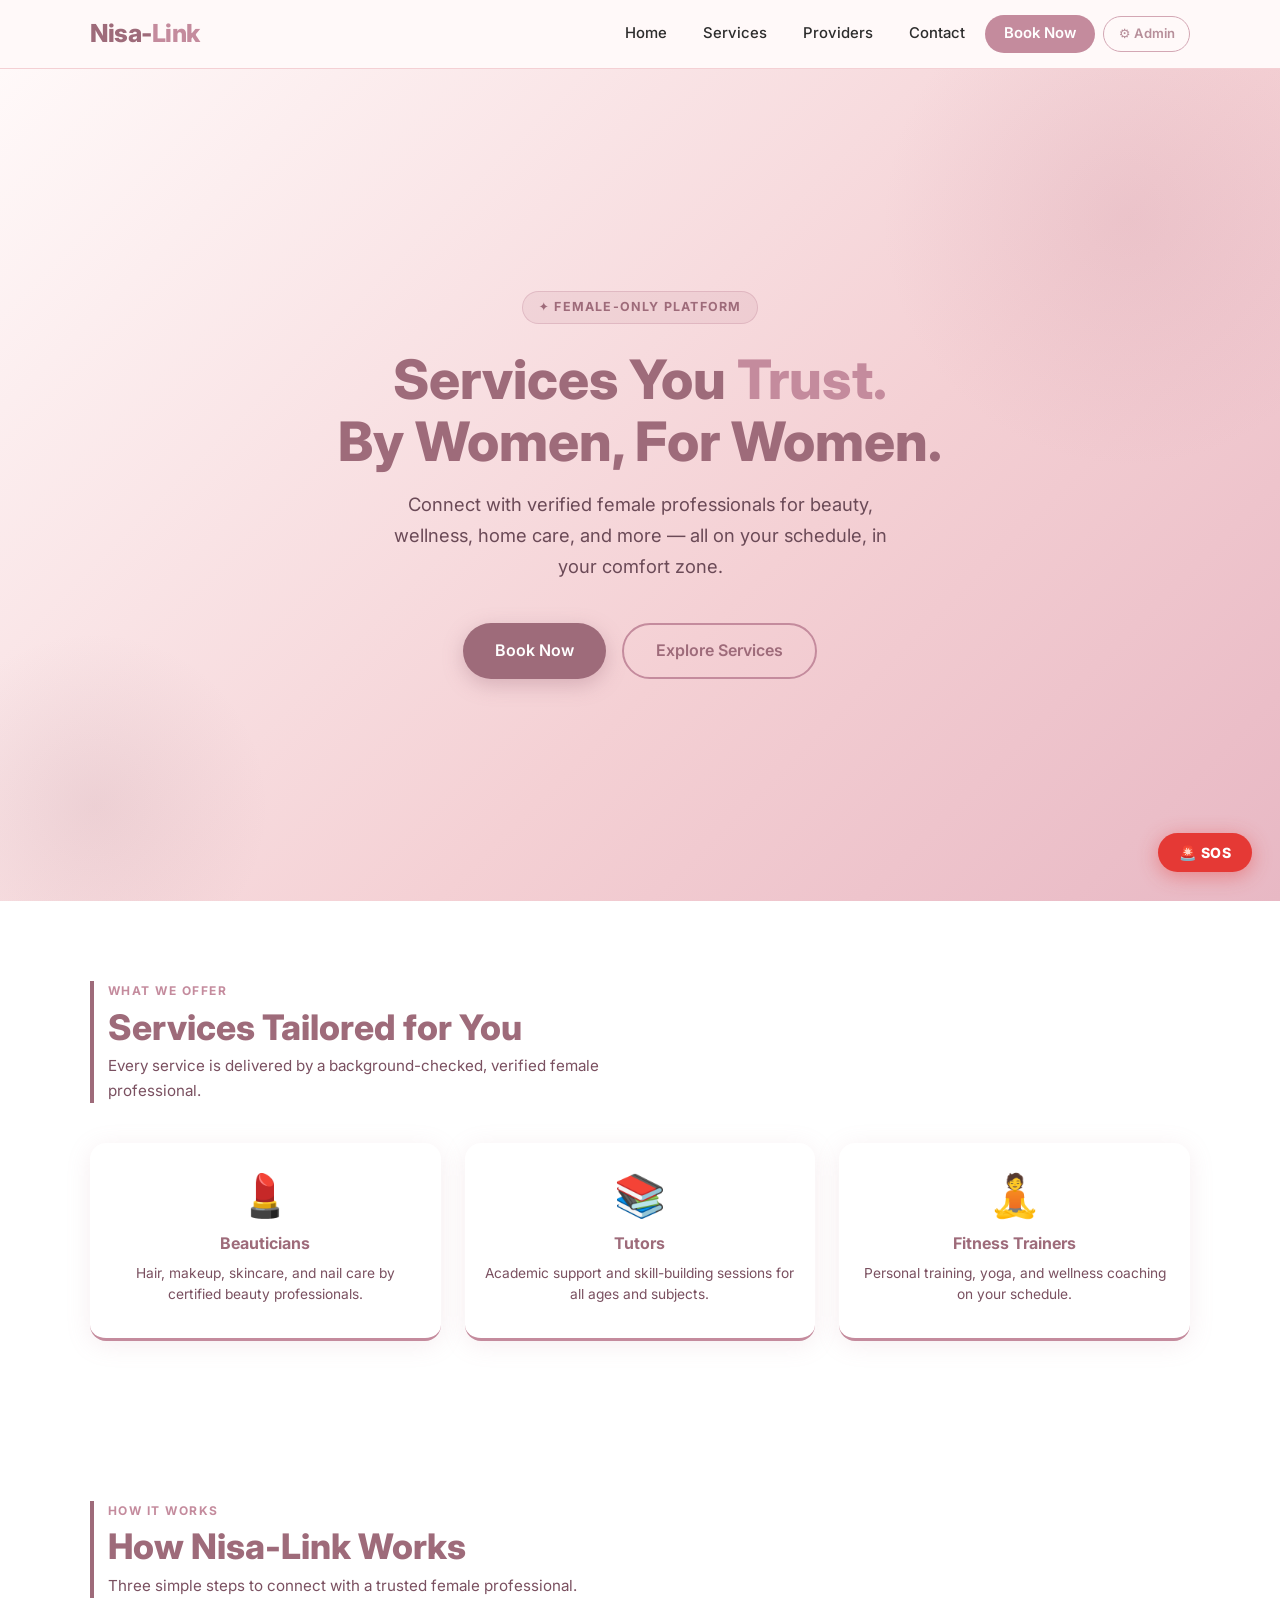
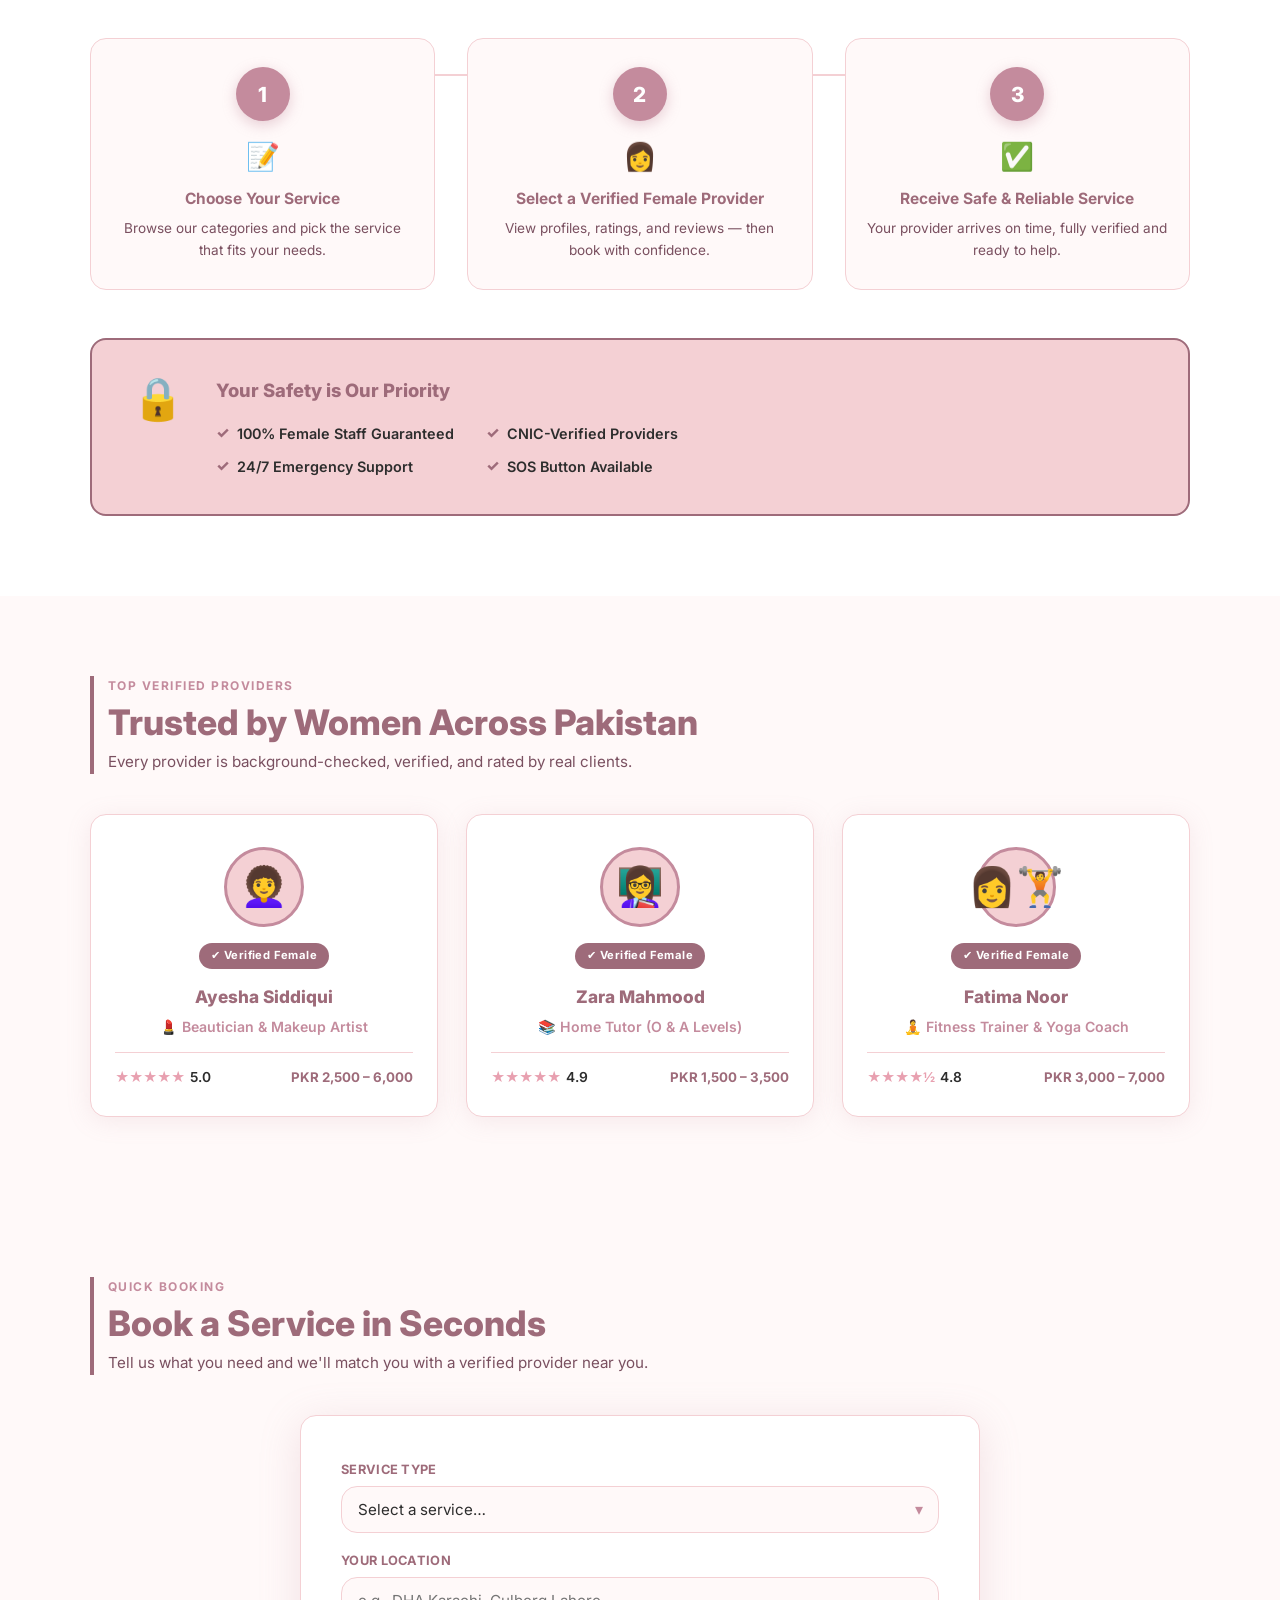
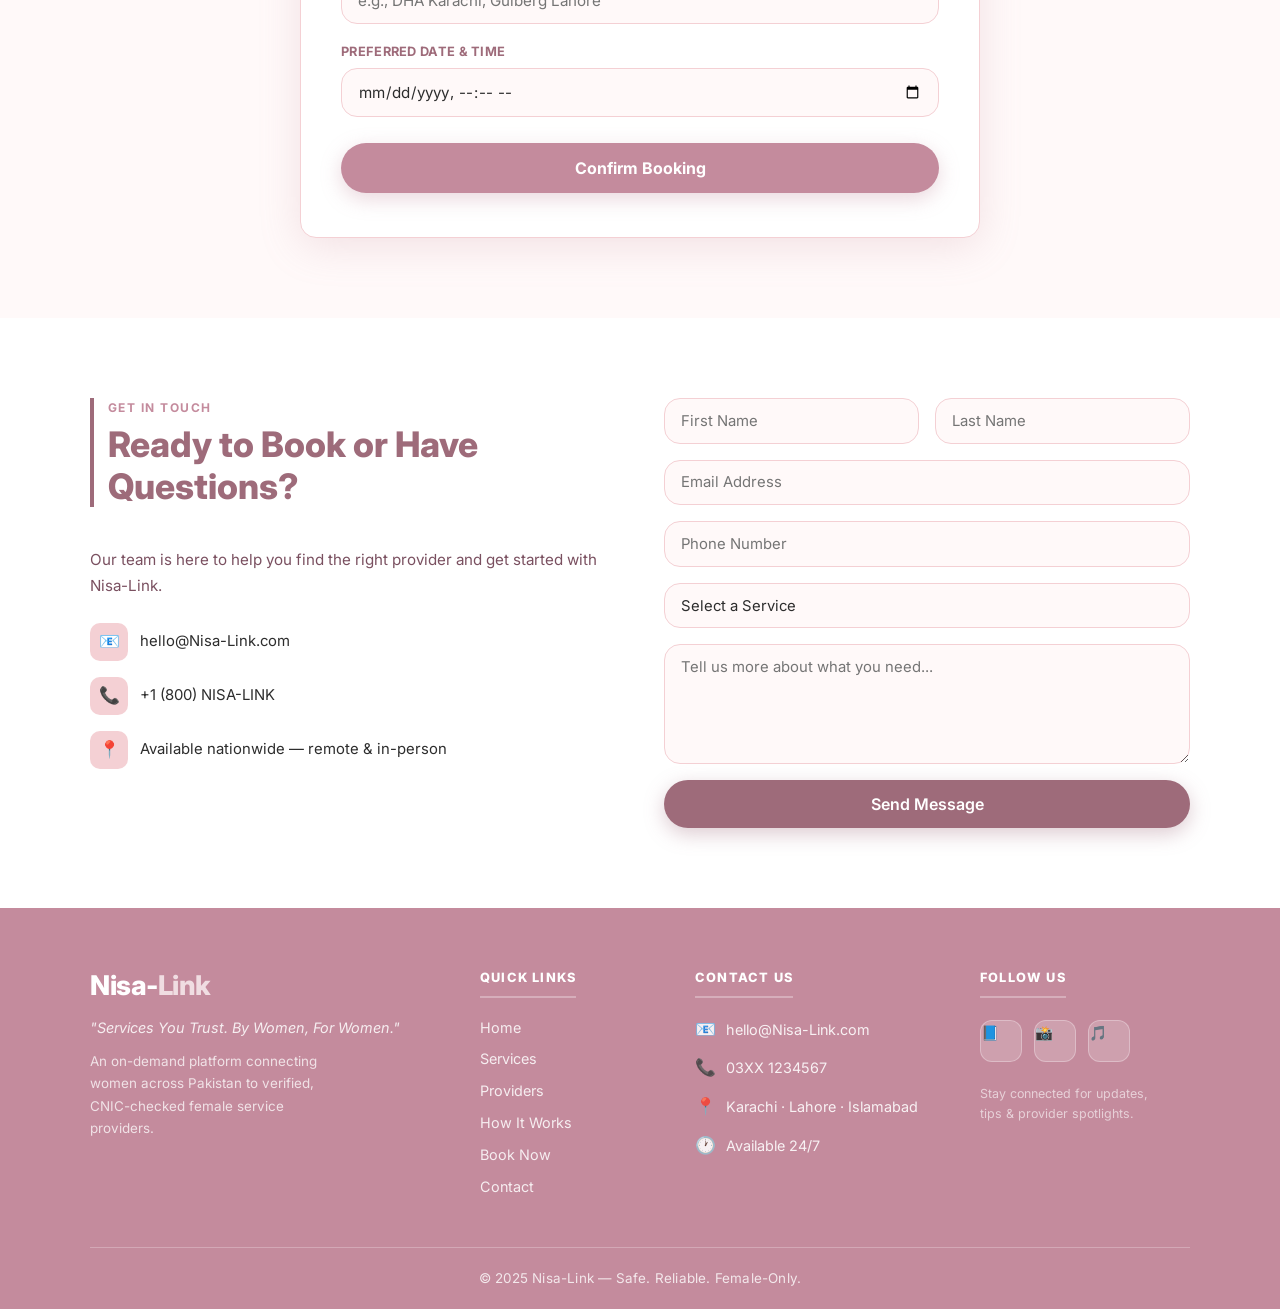
<file: index.html>
<!DOCTYPE html>
<html lang="en">
<head>
  <meta charset="UTF-8" />
  <meta name="viewport" content="width=device-width, initial-scale=1.0" />
  <title>Nisa-Link – Services You Trust. By Women, For Women.</title>
  <link rel="preconnect" href="https://fonts.googleapis.com" />
  <link rel="preconnect" href="https://fonts.gstatic.com" crossorigin />
  <link href="https://fonts.googleapis.com/css2?family=Inter:wght@400;500;600;700;800&display=swap" rel="stylesheet" />
  <link rel="stylesheet" href="css/base.css" />
  <link rel="stylesheet" href="css/header.css" />
  <link rel="stylesheet" href="css/hero.css" />
  <link rel="stylesheet" href="css/services.css" />
  <link rel="stylesheet" href="css/providers.css" />
  <link rel="stylesheet" href="css/how-it-works.css" />
  <link rel="stylesheet" href="css/booking.css" />
  <link rel="stylesheet" href="css/contact.css" />
  <link rel="stylesheet" href="css/footer.css" />
</head>
<body>

<!-- ═══════════════════════════════════════════
     MODULE 1 — HEADER
════════════════════════════════════════════ -->
<header>
  <div class="nav-inner">
    <a href="#" class="logo">Nisa-<span>Link</span></a>
    <button class="hamburger" id="hamburger" aria-label="Toggle menu">
      <span></span><span></span><span></span>
    </button>
    <nav id="nav">
      <a href="#home">Home</a>
      <a href="#services">Services</a>
      <a href="#providers">Providers</a>
      <a href="#contact">Contact</a>
      <a href="#contact" class="nav-cta">Book Now</a>
      <a href="admin-dashboard.html" class="nav-admin" title="Admin Dashboard">⚙ Admin</a>
    </nav>
  </div>
</header>

<!-- ═══════════════════════════════════════════
     MODULE 2 — HERO
════════════════════════════════════════════ -->
<section class="hero" id="home">
  <div class="hero-content">
    <div class="hero-badge">✦ Female-Only Platform</div>
    <h1>Services You <em>Trust.</em><br>By Women, For Women.</h1>
    <p>Connect with verified female professionals for beauty, wellness, home care, and more — all on your schedule, in your comfort zone.</p>
    <div class="btn-group">
      <a href="#contact" class="btn btn-primary">Book Now</a>
      <a href="#services" class="btn btn-outline">Explore Services</a>
    </div>
  </div>
</section>

<!-- ═══════════════════════════════════════════
     MODULE 3 — SERVICES
════════════════════════════════════════════ -->
<section id="services">
  <div class="section-inner">
    <div class="section-heading">
      <span class="section-label">What We Offer</span>
      <h2 class="section-title">Services Tailored for You</h2>
      <p class="section-sub">Every service is delivered by a background-checked, verified female professional.</p>
    </div>
    <div class="services-grid">
      <div class="service-card">
        <span class="service-icon">💄</span>
        <h3>Beauticians</h3>
        <p>Hair, makeup, skincare, and nail care by certified beauty professionals.</p>
      </div>
      <div class="service-card">
        <span class="service-icon">📚</span>
        <h3>Tutors</h3>
        <p>Academic support and skill-building sessions for all ages and subjects.</p>
      </div>
      <div class="service-card">
        <span class="service-icon">🧘</span>
        <h3>Fitness Trainers</h3>
        <p>Personal training, yoga, and wellness coaching on your schedule.</p>
      </div>
    </div>
  </div>
</section>

<!-- ═══════════════════════════════════════════
     MODULE 4 — HOW IT WORKS
════════════════════════════════════════════ -->
<section id="how">
  <div class="section-inner">

    <div class="section-heading">
      <span class="section-label">How It Works</span>
      <h2 class="section-title">How Nisa-Link Works</h2>
      <p class="section-sub">Three simple steps to connect with a trusted female professional.</p>
    </div>

    <div class="steps">
      <div class="step">
        <div class="step-num">1</div>
        <span class="step-icon">📝</span>
        <h3>Choose Your Service</h3>
        <p>Browse our categories and pick the service that fits your needs.</p>
      </div>
      <div class="step">
        <div class="step-num">2</div>
        <span class="step-icon">👩</span>
        <h3>Select a Verified Female Provider</h3>
        <p>View profiles, ratings, and reviews — then book with confidence.</p>
      </div>
      <div class="step">
        <div class="step-num">3</div>
        <span class="step-icon">✅</span>
        <h3>Receive Safe &amp; Reliable Service</h3>
        <p>Your provider arrives on time, fully verified and ready to help.</p>
      </div>
    </div>

    <div class="safety-box">
      <div class="safety-icon">🔒</div>
      <div class="safety-content">
        <h3>Your Safety is Our Priority</h3>
        <ul class="safety-list">
          <li>100% Female Staff Guaranteed</li>
          <li>CNIC-Verified Providers</li>
          <li>24/7 Emergency Support</li>
          <li>SOS Button Available</li>
        </ul>
      </div>
    </div>

  </div>
</section>

<!-- ═══════════════════════════════════════════
     MODULE 5 — PROVIDERS
════════════════════════════════════════════ -->
<section id="providers">
  <div class="section-inner">

    <div class="section-heading">
      <span class="section-label">Top Verified Providers</span>
      <h2 class="section-title">Trusted by Women Across Pakistan</h2>
      <p class="section-sub">Every provider is background-checked, verified, and rated by real clients.</p>
    </div>

    <div class="providers-grid">

      <div class="provider-card">
        <div class="provider-avatar">👩‍🦱</div>
        <span class="badge-verified">✔ Verified Female</span>
        <h3>Ayesha Siddiqui</h3>
        <div class="provider-service">💄 Beautician &amp; Makeup Artist</div>
        <div class="divider"></div>
        <div class="provider-meta">
          <div class="provider-rating">★★★★★ <span>5.0</span></div>
          <div class="provider-price">PKR 2,500 – 6,000</div>
        </div>
      </div>

      <div class="provider-card">
        <div class="provider-avatar">👩‍🏫</div>
        <span class="badge-verified">✔ Verified Female</span>
        <h3>Zara Mahmood</h3>
        <div class="provider-service">📚 Home Tutor (O &amp; A Levels)</div>
        <div class="divider"></div>
        <div class="provider-meta">
          <div class="provider-rating">★★★★★ <span>4.9</span></div>
          <div class="provider-price">PKR 1,500 – 3,500</div>
        </div>
      </div>

      <div class="provider-card">
        <div class="provider-avatar">👩‍🏋️</div>
        <span class="badge-verified">✔ Verified Female</span>
        <h3>Fatima Noor</h3>
        <div class="provider-service">🧘 Fitness Trainer &amp; Yoga Coach</div>
        <div class="divider"></div>
        <div class="provider-meta">
          <div class="provider-rating">★★★★½ <span>4.8</span></div>
          <div class="provider-price">PKR 3,000 – 7,000</div>
        </div>
      </div>

    </div>
  </div>
</section>

<!-- ═══════════════════════════════════════════
     MODULE 6 — QUICK BOOKING
════════════════════════════════════════════ -->
<section id="booking">
  <div class="section-inner">

    <div class="section-heading">
      <span class="section-label">Quick Booking</span>
      <h2 class="section-title">Book a Service in Seconds</h2>
      <p class="section-sub">Tell us what you need and we'll match you with a verified provider near you.</p>
    </div>

    <div class="booking-wrap">
      <form class="booking-form" id="bookingForm" onsubmit="handleBooking(event)">

        <div>
          <label for="serviceType">Service Type</label>
          <div class="select-wrap">
            <select id="serviceType" required>
              <option value="" disabled selected>Select a service…</option>
              <option value="beautician">💄 Beautician</option>
              <option value="tutor">📚 Tutor</option>
              <option value="fitness">🧘 Fitness Trainer</option>
            </select>
          </div>
        </div>

        <div>
          <label for="location">Your Location</label>
          <input type="text" id="location" placeholder="e.g., DHA Karachi, Gulberg Lahore" required />
        </div>

        <div>
          <label for="datetime">Preferred Date &amp; Time</label>
          <input type="datetime-local" id="datetime" required />
        </div>

        <button type="submit" class="btn-book">Confirm Booking</button>
      </form>

      <div class="booking-success" id="bookingSuccess">
        <div class="success-icon">🎉</div>
        <p>Your booking request has been received!<br>A verified provider will confirm shortly.</p>
      </div>
    </div>

  </div>
</section>

<!-- ═══════════════════════════════════════════
     MODULE 7 — CONTACT
════════════════════════════════════════════ -->
<section id="contact">
  <div class="section-inner">
    <div class="contact-grid">
      <div class="contact-info">
        <div class="section-heading">
          <span class="section-label">Get in Touch</span>
          <h2 class="section-title">Ready to Book or Have Questions?</h2>
        </div>
        <p>Our team is here to help you find the right provider and get started with Nisa-Link.</p>
        <div class="contact-detail">
          <div class="icon">📧</div>
          <span>hello@Nisa-Link.com</span>
        </div>
        <div class="contact-detail">
          <div class="icon">📞</div>
          <span>+1 (800) NISA-LINK</span>
        </div>
        <div class="contact-detail">
          <div class="icon">📍</div>
          <span>Available nationwide — remote &amp; in-person</span>
        </div>
      </div>
      <form class="contact-form" onsubmit="handleSubmit(event)">
        <div class="form-row">
          <input type="text" placeholder="First Name" required />
          <input type="text" placeholder="Last Name" required />
        </div>
        <input type="email" placeholder="Email Address" required />
        <input type="tel" placeholder="Phone Number" />
        <select>
          <option value="" disabled selected>Select a Service</option>
          <option>Beauticians</option>
          <option>Tutors</option>
          <option>Fitness Trainers</option>
        </select>
        <textarea placeholder="Tell us more about what you need..."></textarea>
        <button type="submit" class="btn btn-primary" style="width:100%;">Send Message</button>
      </form>
    </div>
  </div>
</section>

<!-- ═══════════════════════════════════════════
     MODULE 8 — FOOTER
════════════════════════════════════════════ -->
<footer>
  <div class="footer-inner">

    <div class="footer-grid">

      <!-- Col 1: Brand -->
      <div class="footer-brand">
        <a href="#home" class="footer-logo">Nisa-<span>Link</span></a>
        <p class="footer-tagline">"Services You Trust. By Women, For Women."</p>
        <p class="footer-desc">An on-demand platform connecting women across Pakistan to verified, CNIC-checked female service providers.</p>
      </div>

      <!-- Col 2: Quick Links -->
      <div class="footer-col">
        <h4>Quick Links</h4>
        <a href="#home">Home</a>
        <a href="#services">Services</a>
        <a href="#providers">Providers</a>
        <a href="#how">How It Works</a>
        <a href="#booking">Book Now</a>
        <a href="#contact">Contact</a>
      </div>

      <!-- Col 3: Contact Info -->
      <div class="footer-col">
        <h4>Contact Us</h4>
        <div class="footer-contact-item">
          <span class="fc-icon">📧</span>
          <span>hello@Nisa-Link.com</span>
        </div>
        <div class="footer-contact-item">
          <span class="fc-icon">📞</span>
          <span>03XX 1234567</span>
        </div>
        <div class="footer-contact-item">
          <span class="fc-icon">📍</span>
          <span>Karachi · Lahore · Islamabad</span>
        </div>
        <div class="footer-contact-item">
          <span class="fc-icon">🕐</span>
          <span>Available 24/7</span>
        </div>
      </div>

      <!-- Col 4: Social Media -->
      <div class="footer-col">
        <h4>Follow Us</h4>
        <div class="social-links">
          <a href="#" class="social-btn" aria-label="Facebook">📘</a>
          <a href="#" class="social-btn" aria-label="Instagram">📸</a>
          <a href="#" class="social-btn" aria-label="TikTok">🎵</a>
        </div>
        <p class="social-note">Stay connected for updates,<br>tips &amp; provider spotlights.</p>
      </div>

    </div>

    <div class="footer-bottom">
      © 2025 Nisa-Link — Safe. Reliable. Female-Only.
    </div>

  </div>
</footer>

<!-- ═══════════════════════════════════════════
     FLOATING SOS BUTTON
════════════════════════════════════════════ -->
<button class="sos-btn" onclick="alert('🚨 Emergency SOS triggered! Help is on the way.')">
  🚨 SOS
</button>

<!-- ═══════════════════════════════════════════
     SCRIPTS
════════════════════════════════════════════ -->
<script>
  // Hamburger toggle
  const hamburger = document.getElementById('hamburger');
  const nav = document.getElementById('nav');
  hamburger.addEventListener('click', () => nav.classList.toggle('open'));
  nav.querySelectorAll('a').forEach(a =>
    a.addEventListener('click', () => nav.classList.remove('open'))
  );

  // Booking form
  function handleBooking(e) {
    e.preventDefault();
    document.getElementById('bookingForm').style.display = 'none';
    const success = document.getElementById('bookingSuccess');
    success.style.display = 'block';
    setTimeout(() => {
      success.style.display = 'none';
      document.getElementById('bookingForm').style.display = 'flex';
      e.target.reset();
    }, 4000);
  }

  // Contact form
  function handleSubmit(e) {
    e.preventDefault();
    const btn = e.target.querySelector('button[type="submit"]');
    btn.textContent = '✓ Message Sent!';
    btn.style.background = '#388e3c';
    setTimeout(() => {
      btn.textContent = 'Send Message';
      btn.style.background = '';
      e.target.reset();
    }, 3000);
  }
</script>

</body>
</html>
</file>
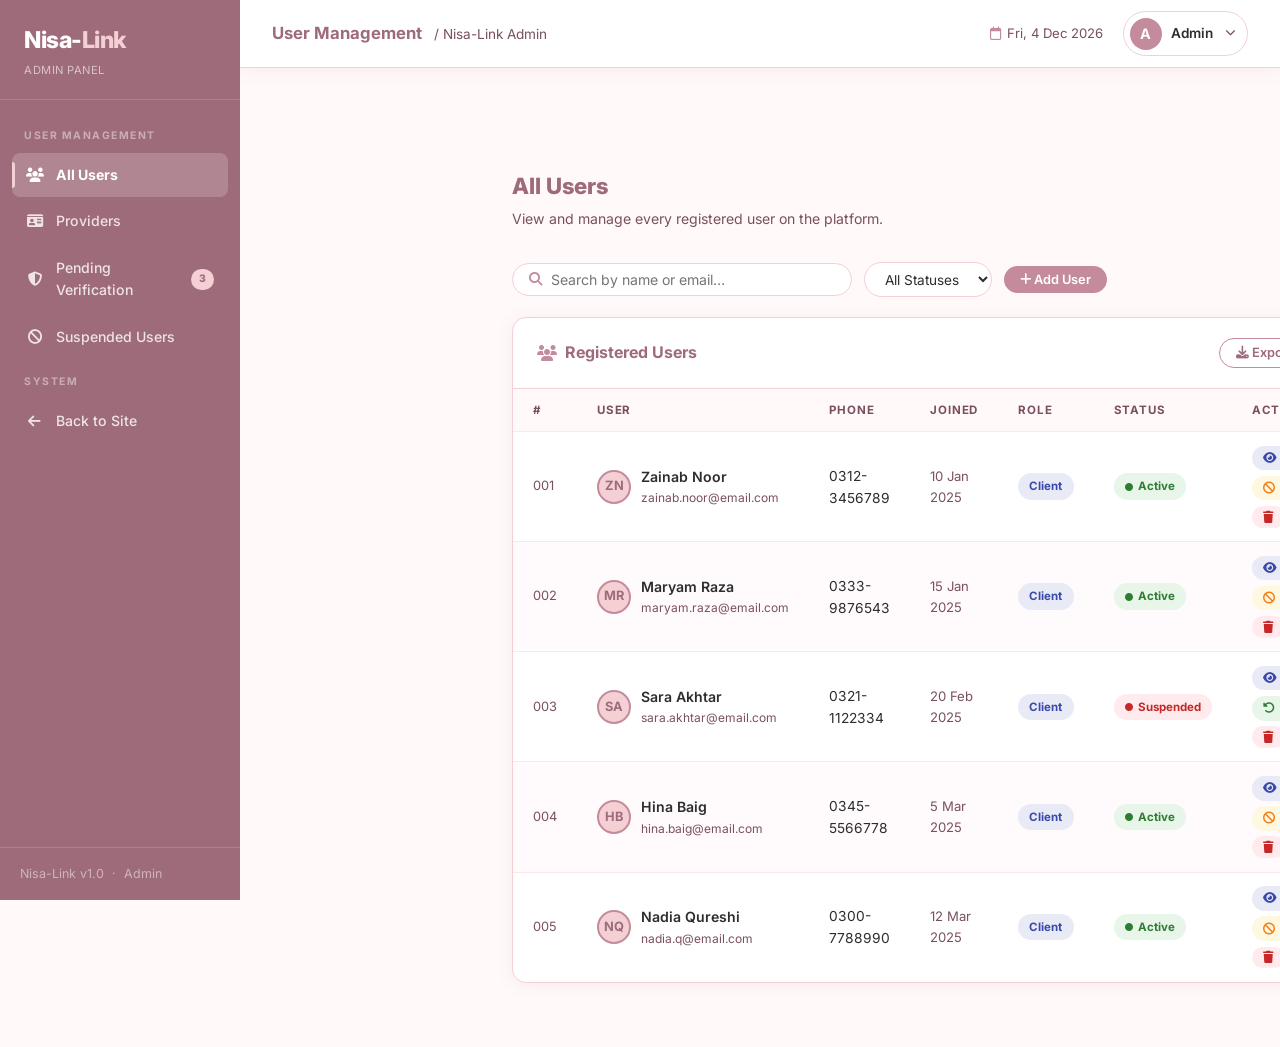
<file: admin-dashboard.html>
<!DOCTYPE html>
<html lang="en">
<head>
  <meta charset="UTF-8" />
  <meta name="viewport" content="width=device-width, initial-scale=1.0" />
  <title>Admin Dashboard – Nisa-Link</title>
  <link rel="preconnect" href="https://fonts.googleapis.com" />
  <link rel="preconnect" href="https://fonts.gstatic.com" crossorigin />
  <link href="https://fonts.googleapis.com/css2?family=Inter:wght@400;500;600;700;800&display=swap" rel="stylesheet" />
  <link rel="stylesheet" href="https://cdnjs.cloudflare.com/ajax/libs/font-awesome/6.5.0/css/all.min.css" />
  <style>
    *, *::before, *::after { box-sizing: border-box; margin: 0; padding: 0; }
    :root {
      --primary:    #C48B9D;
      --secondary:  #F4D0D4;
      --accent:     #9E6B7A;
      --bg:         #FFF9F9;
      --text:       #2D2D2D;
      --text-muted: #7a5060;
      --white:      #ffffff;
      --radius:     14px;
      --radius-sm:  8px;
      --shadow:     0 2px 16px rgba(196,139,157,0.13);
      --shadow-lg:  0 6px 32px rgba(196,139,157,0.20);
      --sidebar-w:  240px;
      --header-h:   68px;
      --green:      #2e7d32;
      --green-bg:   #e8f5e9;
      --yellow:     #f57f17;
      --yellow-bg:  #fff8e1;
      --red:        #c62828;
      --red-bg:     #ffebee;
    }
    html { scroll-behavior: smooth; }
    body { font-family: 'Inter', sans-serif; background: var(--bg); color: var(--text); line-height: 1.6; overflow-x: hidden; }
    a { text-decoration: none; color: inherit; }
    button { font-family: inherit; cursor: pointer; }
    table { border-collapse: collapse; width: 100%; }

    /* LAYOUT */
    .admin-shell {
      display: grid;
      grid-template-columns: var(--sidebar-w) 1fr;
      grid-template-rows: var(--header-h) 1fr;
      grid-template-areas: "sidebar header" "sidebar main";
      min-height: 100vh;
    }

    /* SIDEBAR */
    .sidebar {
      grid-area: sidebar;
      background: var(--accent);
      display: flex;
      flex-direction: column;
      position: fixed;
      top: 0; left: 0;
      width: var(--sidebar-w);
      height: 100vh;
      z-index: 200;
      overflow-y: auto;
      transition: transform 0.3s ease;
    }
    .sidebar-logo { padding: 1.4rem 1.5rem 1.2rem; border-bottom: 1px solid rgba(255,255,255,0.15); }
    .sidebar-logo a { font-size: 1.45rem; font-weight: 800; color: #fff; letter-spacing: -0.5px; }
    .sidebar-logo a span { color: var(--secondary); }
    .sidebar-logo p { font-size: 0.7rem; color: rgba(255,255,255,0.6); margin-top: 0.15rem; letter-spacing: 0.5px; text-transform: uppercase; }
    .sidebar-nav { flex: 1; padding: 1rem 0.75rem; display: flex; flex-direction: column; gap: 0.2rem; }
    .nav-section-label { font-size: 0.65rem; font-weight: 700; letter-spacing: 1.5px; text-transform: uppercase; color: rgba(255,255,255,0.45); padding: 0.75rem 0.75rem 0.35rem; }
    .sidebar-nav a { display: flex; align-items: center; gap: 0.75rem; padding: 0.65rem 0.85rem; border-radius: var(--radius-sm); font-size: 0.88rem; font-weight: 500; color: rgba(255,255,255,0.82); transition: background 0.2s, color 0.2s; position: relative; }
    .sidebar-nav a i { width: 18px; text-align: center; font-size: 0.9rem; flex-shrink: 0; }
    .sidebar-nav a:hover { background: rgba(255,255,255,0.12); color: #fff; }
    .sidebar-nav a.active { background: rgba(255,255,255,0.18); color: #fff; font-weight: 700; }
    .sidebar-nav a.active::before { content: ''; position: absolute; left: 0; top: 20%; bottom: 20%; width: 3px; background: var(--secondary); border-radius: 0 3px 3px 0; }
    .nav-badge { margin-left: auto; background: var(--secondary); color: var(--accent); font-size: 0.65rem; font-weight: 800; padding: 0.15rem 0.5rem; border-radius: 50px; }
    .sidebar-footer { padding: 1rem 1.25rem; border-top: 1px solid rgba(255,255,255,0.15); font-size: 0.78rem; color: rgba(255,255,255,0.5); }

    /* TOP HEADER */
    .top-header { grid-area: header; position: fixed; top: 0; left: var(--sidebar-w); right: 0; height: var(--header-h); background: var(--white); border-bottom: 1px solid var(--secondary); display: flex; align-items: center; justify-content: space-between; padding: 0 2rem; z-index: 100; box-shadow: var(--shadow); }
    .header-left { display: flex; align-items: center; gap: 1rem; }
    .menu-toggle { display: none; background: none; border: none; font-size: 1.2rem; color: var(--accent); padding: 0.4rem; border-radius: var(--radius-sm); transition: background 0.2s; }
    .menu-toggle:hover { background: var(--secondary); }
    .header-title { font-size: 1.05rem; font-weight: 700; color: var(--accent); }
    .header-title span { font-weight: 400; color: var(--text-muted); font-size: 0.85rem; margin-left: 0.5rem; }
    .header-right { display: flex; align-items: center; gap: 1.25rem; }
    .header-date { font-size: 0.82rem; color: var(--text-muted); display: flex; align-items: center; gap: 0.4rem; }
    .header-date i { color: var(--primary); }
    .admin-profile { display: flex; align-items: center; gap: 0.6rem; padding: 0.35rem 0.75rem 0.35rem 0.35rem; border-radius: 50px; border: 1.5px solid var(--secondary); cursor: pointer; transition: background 0.2s; }
    .admin-profile:hover { background: var(--secondary); }
    .admin-avatar { width: 32px; height: 32px; border-radius: 50%; background: var(--primary); display: flex; align-items: center; justify-content: center; font-size: 0.9rem; color: #fff; font-weight: 700; flex-shrink: 0; }
    .admin-name { font-size: 0.85rem; font-weight: 600; color: var(--text); }

    /* MAIN */
    .main-content { grid-area: main; margin-left: var(--sidebar-w); margin-top: var(--header-h); padding: 2rem; min-height: calc(100vh - var(--header-h)); }
    .page-title { font-size: 1.4rem; font-weight: 800; color: var(--accent); margin-bottom: 0.25rem; }
    .page-subtitle { font-size: 0.88rem; color: var(--text-muted); margin-bottom: 2rem; }

    /* SEARCH & FILTER BAR */
    .toolbar { display: flex; align-items: center; gap: 0.75rem; margin-bottom: 1.25rem; flex-wrap: wrap; }
    .search-box { display: flex; align-items: center; gap: 0.5rem; background: var(--white); border: 1.5px solid var(--secondary); border-radius: 50px; padding: 0.45rem 1rem; flex: 1; min-width: 200px; max-width: 340px; }
    .search-box i { color: var(--primary); font-size: 0.85rem; }
    .search-box input { border: none; outline: none; background: transparent; font-family: inherit; font-size: 0.88rem; color: var(--text); width: 100%; }
    .filter-select { border: 1.5px solid var(--secondary); border-radius: 50px; padding: 0.45rem 1rem; font-family: inherit; font-size: 0.85rem; color: var(--text); background: var(--white); outline: none; cursor: pointer; }
    .filter-select:focus { border-color: var(--primary); }

    /* SECTION BLOCK */
    .section-block { background: var(--white); border-radius: var(--radius); box-shadow: var(--shadow); border: 1px solid var(--secondary); margin-bottom: 2rem; overflow: hidden; }
    .section-block-header { display: flex; align-items: center; justify-content: space-between; padding: 1.25rem 1.5rem; border-bottom: 1px solid var(--secondary); flex-wrap: wrap; gap: 0.75rem; }
    .section-block-header h2 { font-size: 1rem; font-weight: 700; color: var(--accent); display: flex; align-items: center; gap: 0.5rem; }
    .section-block-header h2 i { color: var(--primary); }
    .header-actions { display: flex; gap: 0.5rem; flex-wrap: wrap; }

    /* BUTTONS */
    .btn-sm { padding: 0.4rem 1rem; border-radius: 50px; font-size: 0.8rem; font-weight: 600; border: none; transition: background 0.2s, transform 0.2s; cursor: pointer; }
    .btn-sm:hover { transform: translateY(-1px); }
    .btn-primary-sm { background: var(--primary); color: #fff; }
    .btn-primary-sm:hover { background: var(--accent); }
    .btn-outline-sm { background: transparent; color: var(--accent); border: 1.5px solid var(--primary); }
    .btn-outline-sm:hover { background: var(--secondary); }
    .btn-danger-sm { background: var(--red-bg); color: var(--red); border: 1px solid #ef9a9a; }
    .btn-danger-sm:hover { background: #ffcdd2; }

    /* TABLE */
    .table-wrap { overflow-x: auto; }
    .data-table { width: 100%; font-size: 0.86rem; }
    .data-table thead tr { background: var(--bg); }
    .data-table th { padding: 0.75rem 1.25rem; text-align: left; font-size: 0.72rem; font-weight: 700; letter-spacing: 0.8px; text-transform: uppercase; color: var(--text-muted); white-space: nowrap; }
    .data-table td { padding: 0.85rem 1.25rem; color: var(--text); border-top: 1px solid #fce8ec; vertical-align: middle; }
    .data-table tbody tr:nth-child(even) td { background: #fffafb; }
    .data-table tbody tr:hover td { background: #fdf0f3; }

    /* BADGES */
    .badge { display: inline-flex; align-items: center; gap: 0.3rem; padding: 0.25rem 0.7rem; border-radius: 50px; font-size: 0.72rem; font-weight: 700; white-space: nowrap; }
    .badge-active    { background: var(--green-bg); color: var(--green); }
    .badge-pending   { background: var(--yellow-bg); color: var(--yellow); }
    .badge-suspended { background: var(--red-bg); color: var(--red); }
    .badge-verified  { background: var(--green-bg); color: var(--green); }
    .badge-client    { background: #e8eaf6; color: #3949ab; }
    .badge-provider  { background: #fce4ec; color: var(--accent); }

    /* USER CELL */
    .user-cell { display: flex; align-items: center; gap: 0.65rem; }
    .user-avatar { width: 34px; height: 34px; border-radius: 50%; background: var(--secondary); display: flex; align-items: center; justify-content: center; font-size: 0.8rem; font-weight: 700; color: var(--accent); flex-shrink: 0; border: 2px solid var(--primary); }
    .user-name { font-weight: 600; font-size: 0.88rem; }
    .user-email { font-size: 0.75rem; color: var(--text-muted); }

    /* ACTION BUTTONS */
    .action-btns { display: flex; gap: 0.35rem; flex-wrap: wrap; }
    .btn-icon { padding: 0.3rem 0.7rem; border-radius: 50px; font-size: 0.75rem; font-weight: 700; border: none; transition: background 0.2s, transform 0.2s; cursor: pointer; display: inline-flex; align-items: center; gap: 0.3rem; }
    .btn-icon:hover { transform: translateY(-1px); }
    .btn-view    { background: #e8eaf6; color: #3949ab; }
    .btn-view:hover { background: #c5cae9; }
    .btn-suspend { background: var(--yellow-bg); color: var(--yellow); }
    .btn-suspend:hover { background: #ffe082; }
    .btn-delete  { background: var(--red-bg); color: var(--red); }
    .btn-delete:hover { background: #ffcdd2; }
    .btn-verify  { background: var(--green-bg); color: var(--green); }
    .btn-verify:hover { background: #c8e6c9; }
    .btn-restore { background: var(--green-bg); color: var(--green); }
    .btn-restore:hover { background: #c8e6c9; }

    /* MODAL */
    .modal-overlay { display: none; position: fixed; inset: 0; background: rgba(0,0,0,0.4); z-index: 500; align-items: center; justify-content: center; }
    .modal-overlay.open { display: flex; }
    .modal { background: var(--white); border-radius: var(--radius); padding: 2rem; width: 90%; max-width: 480px; box-shadow: var(--shadow-lg); position: relative; }
    .modal h3 { font-size: 1.1rem; font-weight: 700; color: var(--accent); margin-bottom: 1.25rem; display: flex; align-items: center; gap: 0.5rem; }
    .modal-close { position: absolute; top: 1rem; right: 1rem; background: none; border: none; font-size: 1.1rem; color: var(--text-muted); cursor: pointer; padding: 0.25rem; border-radius: 6px; }
    .modal-close:hover { background: var(--secondary); color: var(--accent); }
    .form-group { margin-bottom: 1rem; }
    .form-group label { display: block; font-size: 0.82rem; font-weight: 600; color: var(--text-muted); margin-bottom: 0.35rem; }
    .form-group input, .form-group select { width: 100%; padding: 0.6rem 0.9rem; border: 1.5px solid var(--secondary); border-radius: var(--radius-sm); font-family: inherit; font-size: 0.88rem; color: var(--text); background: var(--bg); outline: none; transition: border-color 0.2s; }
    .form-group input:focus, .form-group select:focus { border-color: var(--primary); }
    .modal-actions { display: flex; gap: 0.75rem; justify-content: flex-end; margin-top: 1.5rem; }

    /* SIDEBAR OVERLAY */
    .sidebar-overlay { display: none; position: fixed; inset: 0; background: rgba(0,0,0,0.35); z-index: 150; }

    /* RESPONSIVE */
    @media (max-width: 768px) {
      .admin-shell { grid-template-columns: 1fr; grid-template-areas: "header" "main"; }
      .sidebar { transform: translateX(-100%); }
      .sidebar.open { transform: translateX(0); }
      .sidebar-overlay.open { display: block; }
      .top-header { left: 0; }
      .main-content { margin-left: 0; padding: 1.25rem; }
      .menu-toggle { display: flex; }
      .header-date { display: none; }
    }
    @media (max-width: 480px) {
      .admin-name { display: none; }
    }
  </style>
</head>
<body>
<div class="admin-shell">

  <!-- SIDEBAR -->
  <aside class="sidebar" id="sidebar">
    <div class="sidebar-logo">
      <a href="index.html">Nisa-<span>Link</span></a>
      <p>Admin Panel</p>
    </div>
    <nav class="sidebar-nav">
      <span class="nav-section-label">User Management</span>
      <a href="#" class="active" onclick="showSection('clients')"><i class="fa-solid fa-users"></i> All Users</a>
      <a href="#" onclick="showSection('providers')"><i class="fa-solid fa-id-card"></i> Providers</a>
      <a href="#" onclick="showSection('pending')"><i class="fa-solid fa-shield-halved"></i> Pending Verification <span class="nav-badge" id="pendingBadge">3</span></a>
      <a href="#" onclick="showSection('suspended')"><i class="fa-solid fa-ban"></i> Suspended Users</a>
      <span class="nav-section-label">System</span>
      <a href="index.html"><i class="fa-solid fa-arrow-left"></i> Back to Site</a>
    </nav>
    <div class="sidebar-footer">Nisa-Link v1.0 &nbsp;·&nbsp; Admin</div>
  </aside>

  <div class="sidebar-overlay" id="sidebarOverlay"></div>

  <!-- TOP HEADER -->
  <header class="top-header">
    <div class="header-left">
      <button class="menu-toggle" id="menuToggle" aria-label="Toggle sidebar"><i class="fa-solid fa-bars"></i></button>
      <div class="header-title">User Management <span>/ Nisa-Link Admin</span></div>
    </div>
    <div class="header-right">
      <div class="header-date"><i class="fa-regular fa-calendar"></i><span id="todayDate"></span></div>
      <div class="admin-profile">
        <div class="admin-avatar">A</div>
        <span class="admin-name">Admin</span>
        <i class="fa-solid fa-chevron-down" style="font-size:0.65rem;color:var(--text-muted);margin-left:2px;"></i>
      </div>
    </div>
  </header>

  <!-- MAIN CONTENT -->
  <main class="main-content">

    <!-- ══ ALL USERS SECTION ══ -->
    <div id="section-clients">
      <div class="page-title">All Users</div>
      <div class="page-subtitle">View and manage every registered user on the platform.</div>

      <div class="toolbar">
        <div class="search-box">
          <i class="fa-solid fa-magnifying-glass"></i>
          <input type="text" id="clientSearch" placeholder="Search by name or email…" oninput="filterTable('clientsTable', this.value)" />
        </div>
        <select class="filter-select" onchange="filterByStatus('clientsTable', this.value)">
          <option value="">All Statuses</option>
          <option value="Active">Active</option>
          <option value="Suspended">Suspended</option>
        </select>
        <button class="btn-sm btn-primary-sm" onclick="openAddModal('client')"><i class="fa-solid fa-plus"></i> Add User</button>
      </div>

      <div class="section-block">
        <div class="section-block-header">
          <h2><i class="fa-solid fa-users"></i> Registered Users</h2>
          <div class="header-actions">
            <button class="btn-sm btn-outline-sm" onclick="exportTable('clientsTable')"><i class="fa-solid fa-download"></i> Export CSV</button>
          </div>
        </div>
        <div class="table-wrap">
          <table class="data-table" id="clientsTable">
            <thead>
              <tr>
                <th>#</th>
                <th>User</th>
                <th>Phone</th>
                <th>Joined</th>
                <th>Role</th>
                <th>Status</th>
                <th>Actions</th>
              </tr>
            </thead>
            <tbody>
              <tr>
                <td style="color:var(--text-muted);font-size:0.8rem;">001</td>
                <td><div class="user-cell"><div class="user-avatar">ZN</div><div><div class="user-name">Zainab Noor</div><div class="user-email">zainab.noor@email.com</div></div></div></td>
                <td>0312-3456789</td>
                <td style="color:var(--text-muted);font-size:0.82rem;">10 Jan 2025</td>
                <td><span class="badge badge-client">Client</span></td>
                <td><span class="badge badge-active"><i class="fa-solid fa-circle" style="font-size:0.5rem;"></i> Active</span></td>
                <td><div class="action-btns">
                  <button class="btn-icon btn-view" onclick="viewUser('Zainab Noor','zainab.noor@email.com','0312-3456789','Client','Active','10 Jan 2025')"><i class="fa-solid fa-eye"></i> View</button>
                  <button class="btn-icon btn-suspend" onclick="toggleSuspend(this)"><i class="fa-solid fa-ban"></i> Suspend</button>
                  <button class="btn-icon btn-delete" onclick="deleteRow(this)"><i class="fa-solid fa-trash"></i></button>
                </div></td>
              </tr>
              <tr>
                <td style="color:var(--text-muted);font-size:0.8rem;">002</td>
                <td><div class="user-cell"><div class="user-avatar">MR</div><div><div class="user-name">Maryam Raza</div><div class="user-email">maryam.raza@email.com</div></div></div></td>
                <td>0333-9876543</td>
                <td style="color:var(--text-muted);font-size:0.82rem;">15 Jan 2025</td>
                <td><span class="badge badge-client">Client</span></td>
                <td><span class="badge badge-active"><i class="fa-solid fa-circle" style="font-size:0.5rem;"></i> Active</span></td>
                <td><div class="action-btns">
                  <button class="btn-icon btn-view" onclick="viewUser('Maryam Raza','maryam.raza@email.com','0333-9876543','Client','Active','15 Jan 2025')"><i class="fa-solid fa-eye"></i> View</button>
                  <button class="btn-icon btn-suspend" onclick="toggleSuspend(this)"><i class="fa-solid fa-ban"></i> Suspend</button>
                  <button class="btn-icon btn-delete" onclick="deleteRow(this)"><i class="fa-solid fa-trash"></i></button>
                </div></td>
              </tr>
              <tr>
                <td style="color:var(--text-muted);font-size:0.8rem;">003</td>
                <td><div class="user-cell"><div class="user-avatar">SA</div><div><div class="user-name">Sara Akhtar</div><div class="user-email">sara.akhtar@email.com</div></div></div></td>
                <td>0321-1122334</td>
                <td style="color:var(--text-muted);font-size:0.82rem;">20 Feb 2025</td>
                <td><span class="badge badge-client">Client</span></td>
                <td><span class="badge badge-suspended"><i class="fa-solid fa-circle" style="font-size:0.5rem;"></i> Suspended</span></td>
                <td><div class="action-btns">
                  <button class="btn-icon btn-view" onclick="viewUser('Sara Akhtar','sara.akhtar@email.com','0321-1122334','Client','Suspended','20 Feb 2025')"><i class="fa-solid fa-eye"></i> View</button>
                  <button class="btn-icon btn-restore" onclick="toggleSuspend(this)"><i class="fa-solid fa-rotate-left"></i> Restore</button>
                  <button class="btn-icon btn-delete" onclick="deleteRow(this)"><i class="fa-solid fa-trash"></i></button>
                </div></td>
              </tr>
              <tr>
                <td style="color:var(--text-muted);font-size:0.8rem;">004</td>
                <td><div class="user-cell"><div class="user-avatar">HB</div><div><div class="user-name">Hina Baig</div><div class="user-email">hina.baig@email.com</div></div></div></td>
                <td>0345-5566778</td>
                <td style="color:var(--text-muted);font-size:0.82rem;">5 Mar 2025</td>
                <td><span class="badge badge-client">Client</span></td>
                <td><span class="badge badge-active"><i class="fa-solid fa-circle" style="font-size:0.5rem;"></i> Active</span></td>
                <td><div class="action-btns">
                  <button class="btn-icon btn-view" onclick="viewUser('Hina Baig','hina.baig@email.com','0345-5566778','Client','Active','5 Mar 2025')"><i class="fa-solid fa-eye"></i> View</button>
                  <button class="btn-icon btn-suspend" onclick="toggleSuspend(this)"><i class="fa-solid fa-ban"></i> Suspend</button>
                  <button class="btn-icon btn-delete" onclick="deleteRow(this)"><i class="fa-solid fa-trash"></i></button>
                </div></td>
              </tr>
              <tr>
                <td style="color:var(--text-muted);font-size:0.8rem;">005</td>
                <td><div class="user-cell"><div class="user-avatar">NQ</div><div><div class="user-name">Nadia Qureshi</div><div class="user-email">nadia.q@email.com</div></div></div></td>
                <td>0300-7788990</td>
                <td style="color:var(--text-muted);font-size:0.82rem;">12 Mar 2025</td>
                <td><span class="badge badge-client">Client</span></td>
                <td><span class="badge badge-active"><i class="fa-solid fa-circle" style="font-size:0.5rem;"></i> Active</span></td>
                <td><div class="action-btns">
                  <button class="btn-icon btn-view" onclick="viewUser('Nadia Qureshi','nadia.q@email.com','0300-7788990','Client','Active','12 Mar 2025')"><i class="fa-solid fa-eye"></i> View</button>
                  <button class="btn-icon btn-suspend" onclick="toggleSuspend(this)"><i class="fa-solid fa-ban"></i> Suspend</button>
                  <button class="btn-icon btn-delete" onclick="deleteRow(this)"><i class="fa-solid fa-trash"></i></button>
                </div></td>
              </tr>
            </tbody>
          </table>
        </div>
      </div>
    </div>

    <!-- ══ PROVIDERS SECTION ══ -->
    <div id="section-providers" style="display:none;">
      <div class="page-title">Providers</div>
      <div class="page-subtitle">Manage all verified and active service providers.</div>

      <div class="toolbar">
        <div class="search-box">
          <i class="fa-solid fa-magnifying-glass"></i>
          <input type="text" placeholder="Search providers…" oninput="filterTable('providersTable', this.value)" />
        </div>
        <select class="filter-select" onchange="filterByStatus('providersTable', this.value)">
          <option value="">All Statuses</option>
          <option value="Active">Active</option>
          <option value="Suspended">Suspended</option>
        </select>
        <button class="btn-sm btn-primary-sm" onclick="openAddModal('provider')"><i class="fa-solid fa-plus"></i> Add Provider</button>
      </div>

      <div class="section-block">
        <div class="section-block-header">
          <h2><i class="fa-solid fa-id-card"></i> Service Providers</h2>
          <div class="header-actions">
            <button class="btn-sm btn-outline-sm" onclick="exportTable('providersTable')"><i class="fa-solid fa-download"></i> Export CSV</button>
          </div>
        </div>
        <div class="table-wrap">
          <table class="data-table" id="providersTable">
            <thead>
              <tr>
                <th>#</th>
                <th>Provider</th>
                <th>Service</th>
                <th>Phone</th>
                <th>Joined</th>
                <th>Status</th>
                <th>Actions</th>
              </tr>
            </thead>
            <tbody>
              <tr>
                <td style="color:var(--text-muted);font-size:0.8rem;">P01</td>
                <td><div class="user-cell"><div class="user-avatar">AS</div><div><div class="user-name">Ayesha Siddiqui</div><div class="user-email">ayesha.s@email.com</div></div></div></td>
                <td>💄 Beautician</td>
                <td>0311-2233445</td>
                <td style="color:var(--text-muted);font-size:0.82rem;">5 Dec 2024</td>
                <td><span class="badge badge-active"><i class="fa-solid fa-circle" style="font-size:0.5rem;"></i> Active</span></td>
                <td><div class="action-btns">
                  <button class="btn-icon btn-view" onclick="viewUser('Ayesha Siddiqui','ayesha.s@email.com','0311-2233445','Beautician','Active','5 Dec 2024')"><i class="fa-solid fa-eye"></i> View</button>
                  <button class="btn-icon btn-suspend" onclick="toggleSuspend(this)"><i class="fa-solid fa-ban"></i> Suspend</button>
                  <button class="btn-icon btn-delete" onclick="deleteRow(this)"><i class="fa-solid fa-trash"></i></button>
                </div></td>
              </tr>
              <tr>
                <td style="color:var(--text-muted);font-size:0.8rem;">P02</td>
                <td><div class="user-cell"><div class="user-avatar">ZM</div><div><div class="user-name">Zara Mahmood</div><div class="user-email">zara.m@email.com</div></div></div></td>
                <td>📚 Tutor</td>
                <td>0322-3344556</td>
                <td style="color:var(--text-muted);font-size:0.82rem;">10 Dec 2024</td>
                <td><span class="badge badge-active"><i class="fa-solid fa-circle" style="font-size:0.5rem;"></i> Active</span></td>
                <td><div class="action-btns">
                  <button class="btn-icon btn-view" onclick="viewUser('Zara Mahmood','zara.m@email.com','0322-3344556','Tutor','Active','10 Dec 2024')"><i class="fa-solid fa-eye"></i> View</button>
                  <button class="btn-icon btn-suspend" onclick="toggleSuspend(this)"><i class="fa-solid fa-ban"></i> Suspend</button>
                  <button class="btn-icon btn-delete" onclick="deleteRow(this)"><i class="fa-solid fa-trash"></i></button>
                </div></td>
              </tr>
              <tr>
                <td style="color:var(--text-muted);font-size:0.8rem;">P03</td>
                <td><div class="user-cell"><div class="user-avatar">FN</div><div><div class="user-name">Fatima Noor</div><div class="user-email">fatima.n@email.com</div></div></div></td>
                <td>🧘 Fitness Trainer</td>
                <td>0344-4455667</td>
                <td style="color:var(--text-muted);font-size:0.82rem;">18 Dec 2024</td>
                <td><span class="badge badge-active"><i class="fa-solid fa-circle" style="font-size:0.5rem;"></i> Active</span></td>
                <td><div class="action-btns">
                  <button class="btn-icon btn-view" onclick="viewUser('Fatima Noor','fatima.n@email.com','0344-4455667','Fitness Trainer','Active','18 Dec 2024')"><i class="fa-solid fa-eye"></i> View</button>
                  <button class="btn-icon btn-suspend" onclick="toggleSuspend(this)"><i class="fa-solid fa-ban"></i> Suspend</button>
                  <button class="btn-icon btn-delete" onclick="deleteRow(this)"><i class="fa-solid fa-trash"></i></button>
                </div></td>
              </tr>
            </tbody>
          </table>
        </div>
      </div>
    </div>

    <!-- ══ PENDING VERIFICATION SECTION ══ -->
    <div id="section-pending" style="display:none;">
      <div class="page-title">Pending Verification</div>
      <div class="page-subtitle">Review and approve or reject provider applications.</div>

      <div class="section-block">
        <div class="section-block-header">
          <h2><i class="fa-solid fa-shield-halved"></i> Verification Queue</h2>
          <span class="badge badge-pending" id="queueCount">3 pending</span>
        </div>
        <div class="table-wrap">
          <table class="data-table" id="pendingTable">
            <thead>
              <tr>
                <th>Applicant</th>
                <th>Service Type</th>
                <th>Phone</th>
                <th>Applied</th>
                <th>Documents</th>
                <th>Actions</th>
              </tr>
            </thead>
            <tbody>
              <tr>
                <td><div class="user-cell"><div class="user-avatar">SA</div><div><div class="user-name">Sana Ahmed</div><div class="user-email">sana.ahmed@email.com</div></div></div></td>
                <td>💄 Beautician</td>
                <td>0312-1122334</td>
                <td style="color:var(--text-muted);font-size:0.82rem;">2 days ago</td>
                <td><span style="color:var(--green);font-size:0.8rem;font-weight:600;"><i class="fa-solid fa-file-circle-check"></i> 3/3 uploaded</span></td>
                <td><div class="action-btns">
                  <button class="btn-icon btn-verify" onclick="approveProvider(this, 'Sana Ahmed')"><i class="fa-solid fa-check"></i> Approve</button>
                  <button class="btn-icon btn-delete" onclick="rejectProvider(this, 'Sana Ahmed')"><i class="fa-solid fa-xmark"></i> Reject</button>
                </div></td>
              </tr>
              <tr>
                <td><div class="user-cell"><div class="user-avatar">RK</div><div><div class="user-name">Rabia Khan</div><div class="user-email">rabia.khan@email.com</div></div></div></td>
                <td>📚 Tutor</td>
                <td>0333-5566778</td>
                <td style="color:var(--text-muted);font-size:0.82rem;">Yesterday</td>
                <td><span style="color:var(--yellow);font-size:0.8rem;font-weight:600;"><i class="fa-solid fa-file-circle-exclamation"></i> 2/3 uploaded</span></td>
                <td><div class="action-btns">
                  <button class="btn-icon btn-verify" onclick="approveProvider(this, 'Rabia Khan')"><i class="fa-solid fa-check"></i> Approve</button>
                  <button class="btn-icon btn-delete" onclick="rejectProvider(this, 'Rabia Khan')"><i class="fa-solid fa-xmark"></i> Reject</button>
                </div></td>
              </tr>
              <tr>
                <td><div class="user-cell"><div class="user-avatar">FZ</div><div><div class="user-name">Fatima Zafar</div><div class="user-email">fatima.zafar@email.com</div></div></div></td>
                <td>🧘 Fitness Trainer</td>
                <td>0321-9988776</td>
                <td style="color:var(--text-muted);font-size:0.82rem;">Today</td>
                <td><span style="color:var(--green);font-size:0.8rem;font-weight:600;"><i class="fa-solid fa-file-circle-check"></i> 3/3 uploaded</span></td>
                <td><div class="action-btns">
                  <button class="btn-icon btn-verify" onclick="approveProvider(this, 'Fatima Zafar')"><i class="fa-solid fa-check"></i> Approve</button>
                  <button class="btn-icon btn-delete" onclick="rejectProvider(this, 'Fatima Zafar')"><i class="fa-solid fa-xmark"></i> Reject</button>
                </div></td>
              </tr>
            </tbody>
          </table>
        </div>
      </div>
    </div>

    <!-- ══ SUSPENDED USERS SECTION ══ -->
    <div id="section-suspended" style="display:none;">
      <div class="page-title">Suspended Users</div>
      <div class="page-subtitle">Users who have been suspended from the platform.</div>

      <div class="section-block">
        <div class="section-block-header">
          <h2><i class="fa-solid fa-ban"></i> Suspended Accounts</h2>
        </div>
        <div class="table-wrap">
          <table class="data-table" id="suspendedTable">
            <thead>
              <tr>
                <th>User</th>
                <th>Role</th>
                <th>Phone</th>
                <th>Suspended On</th>
                <th>Actions</th>
              </tr>
            </thead>
            <tbody>
              <tr>
                <td><div class="user-cell"><div class="user-avatar">SA</div><div><div class="user-name">Sara Akhtar</div><div class="user-email">sara.akhtar@email.com</div></div></div></td>
                <td><span class="badge badge-client">Client</span></td>
                <td>0321-1122334</td>
                <td style="color:var(--text-muted);font-size:0.82rem;">1 Apr 2025</td>
                <td><div class="action-btns">
                  <button class="btn-icon btn-restore" onclick="restoreUser(this, 'Sara Akhtar')"><i class="fa-solid fa-rotate-left"></i> Restore</button>
                  <button class="btn-icon btn-delete" onclick="deleteRow(this)"><i class="fa-solid fa-trash"></i> Delete</button>
                </div></td>
              </tr>
            </tbody>
          </table>
        </div>
      </div>
    </div>

  </main>
</div>

<!-- VIEW USER MODAL -->
<div class="modal-overlay" id="viewModal">
  <div class="modal">
    <button class="modal-close" onclick="closeModal('viewModal')"><i class="fa-solid fa-xmark"></i></button>
    <h3><i class="fa-solid fa-user"></i> User Details</h3>
    <div class="form-group"><label>Full Name</label><input type="text" id="vName" readonly /></div>
    <div class="form-group"><label>Email</label><input type="text" id="vEmail" readonly /></div>
    <div class="form-group"><label>Phone</label><input type="text" id="vPhone" readonly /></div>
    <div class="form-group"><label>Role / Service</label><input type="text" id="vRole" readonly /></div>
    <div class="form-group"><label>Status</label><input type="text" id="vStatus" readonly /></div>
    <div class="form-group"><label>Joined</label><input type="text" id="vJoined" readonly /></div>
    <div class="modal-actions">
      <button class="btn-sm btn-outline-sm" onclick="closeModal('viewModal')">Close</button>
    </div>
  </div>
</div>

<!-- ADD USER MODAL -->
<div class="modal-overlay" id="addModal">
  <div class="modal">
    <button class="modal-close" onclick="closeModal('addModal')"><i class="fa-solid fa-xmark"></i></button>
    <h3><i class="fa-solid fa-user-plus"></i> <span id="addModalTitle">Add User</span></h3>
    <div class="form-group"><label>Full Name</label><input type="text" id="newName" placeholder="e.g. Ayesha Khan" /></div>
    <div class="form-group"><label>Email</label><input type="email" id="newEmail" placeholder="email@example.com" /></div>
    <div class="form-group"><label>Phone</label><input type="tel" id="newPhone" placeholder="03XX-XXXXXXX" /></div>
    <div class="form-group" id="serviceGroup" style="display:none;">
      <label>Service Type</label>
      <select id="newService">
        <option value="">Select service…</option>
        <option>💄 Beautician</option>
        <option>📚 Tutor</option>
        <option>🧘 Fitness Trainer</option>
      </select>
    </div>
    <div class="modal-actions">
      <button class="btn-sm btn-outline-sm" onclick="closeModal('addModal')">Cancel</button>
      <button class="btn-sm btn-primary-sm" onclick="submitAdd()">Add</button>
    </div>
  </div>
</div>

<script>
  // Date
  document.getElementById('todayDate').textContent = new Date().toLocaleDateString('en-PK', { weekday:'short', year:'numeric', month:'short', day:'numeric' });

  // Sidebar toggle
  const sidebar = document.getElementById('sidebar');
  const overlay = document.getElementById('sidebarOverlay');
  document.getElementById('menuToggle').addEventListener('click', () => {
    sidebar.classList.toggle('open');
    overlay.classList.toggle('open');
  });
  overlay.addEventListener('click', () => {
    sidebar.classList.remove('open');
    overlay.classList.remove('open');
  });

  // Section switching
  const sections = ['clients','providers','pending','suspended'];
  function showSection(name) {
    sections.forEach(s => {
      document.getElementById('section-' + s).style.display = s === name ? '' : 'none';
    });
    document.querySelectorAll('.sidebar-nav a').forEach(a => a.classList.remove('active'));
    event.currentTarget.classList.add('active');
    sidebar.classList.remove('open');
    overlay.classList.remove('open');
  }

  // Search filter
  function filterTable(tableId, query) {
    const rows = document.querySelectorAll('#' + tableId + ' tbody tr');
    const q = query.toLowerCase();
    rows.forEach(row => {
      row.style.display = row.textContent.toLowerCase().includes(q) ? '' : 'none';
    });
  }

  // Status filter
  function filterByStatus(tableId, status) {
    const rows = document.querySelectorAll('#' + tableId + ' tbody tr');
    rows.forEach(row => {
      if (!status) { row.style.display = ''; return; }
      row.style.display = row.textContent.includes(status) ? '' : 'none';
    });
  }

  // View user modal
  function viewUser(name, email, phone, role, status, joined) {
    document.getElementById('vName').value   = name;
    document.getElementById('vEmail').value  = email;
    document.getElementById('vPhone').value  = phone;
    document.getElementById('vRole').value   = role;
    document.getElementById('vStatus').value = status;
    document.getElementById('vJoined').value = joined;
    document.getElementById('viewModal').classList.add('open');
  }

  // Add modal
  let addType = 'client';
  function openAddModal(type) {
    addType = type;
    document.getElementById('addModalTitle').textContent = type === 'provider' ? 'Add Provider' : 'Add User';
    document.getElementById('serviceGroup').style.display = type === 'provider' ? '' : 'none';
    document.getElementById('addModal').classList.add('open');
  }

  function submitAdd() {
    const name  = document.getElementById('newName').value.trim();
    const email = document.getElementById('newEmail').value.trim();
    const phone = document.getElementById('newPhone').value.trim();
    if (!name || !email) { showToast('Please fill in name and email.', 'red'); return; }
    const tableId = addType === 'provider' ? 'providersTable' : 'clientsTable';
    const tbody = document.querySelector('#' + tableId + ' tbody');
    const rowCount = tbody.querySelectorAll('tr').length + 1;
    const service = addType === 'provider' ? document.getElementById('newService').value : '';
    const initials = name.split(' ').map(w => w[0]).join('').toUpperCase().slice(0,2);
    const tr = document.createElement('tr');
    tr.innerHTML = `
      <td style="color:var(--text-muted);font-size:0.8rem;">${String(rowCount).padStart(3,'0')}</td>
      <td><div class="user-cell"><div class="user-avatar">${initials}</div><div><div class="user-name">${name}</div><div class="user-email">${email}</div></div></div></td>
      ${addType === 'provider' ? `<td>${service}</td>` : ''}
      <td>${phone || '—'}</td>
      <td style="color:var(--text-muted);font-size:0.82rem;">${new Date().toLocaleDateString('en-PK',{day:'numeric',month:'short',year:'numeric'})}</td>
      ${addType === 'client' ? `<td><span class="badge badge-client">Client</span></td>` : ''}
      <td><span class="badge badge-active"><i class="fa-solid fa-circle" style="font-size:0.5rem;"></i> Active</span></td>
      <td><div class="action-btns">
        <button class="btn-icon btn-view" onclick="viewUser('${name}','${email}','${phone}','${service||'Client'}','Active','Today')"><i class="fa-solid fa-eye"></i> View</button>
        <button class="btn-icon btn-suspend" onclick="toggleSuspend(this)"><i class="fa-solid fa-ban"></i> Suspend</button>
        <button class="btn-icon btn-delete" onclick="deleteRow(this)"><i class="fa-solid fa-trash"></i></button>
      </div></td>`;
    tbody.appendChild(tr);
    closeModal('addModal');
    document.getElementById('newName').value = '';
    document.getElementById('newEmail').value = '';
    document.getElementById('newPhone').value = '';
    showToast(`✔ ${name} has been added.`, 'green');
  }

  function closeModal(id) { document.getElementById(id).classList.remove('open'); }

  // Suspend / restore toggle
  function toggleSuspend(btn) {
    const row = btn.closest('tr');
    const statusBadge = row.querySelector('.badge');
    const isSuspended = statusBadge.classList.contains('badge-suspended');
    if (isSuspended) {
      statusBadge.className = 'badge badge-active';
      statusBadge.innerHTML = '<i class="fa-solid fa-circle" style="font-size:0.5rem;"></i> Active';
      btn.className = 'btn-icon btn-suspend';
      btn.innerHTML = '<i class="fa-solid fa-ban"></i> Suspend';
      btn.setAttribute('onclick','toggleSuspend(this)');
      showToast('User has been restored.', 'green');
    } else {
      statusBadge.className = 'badge badge-suspended';
      statusBadge.innerHTML = '<i class="fa-solid fa-circle" style="font-size:0.5rem;"></i> Suspended';
      btn.className = 'btn-icon btn-restore';
      btn.innerHTML = '<i class="fa-solid fa-rotate-left"></i> Restore';
      btn.setAttribute('onclick','toggleSuspend(this)');
      showToast('User has been suspended.', 'red');
    }
  }

  // Delete row
  function deleteRow(btn) {
    if (!confirm('Are you sure you want to delete this user? This cannot be undone.')) return;
    btn.closest('tr').remove();
    showToast('User deleted.', 'red');
  }

  // Approve provider
  function approveProvider(btn, name) {
    btn.closest('tr').remove();
    updatePendingCount();
    showToast(`✔ ${name} has been approved as a provider.`, 'green');
  }

  // Reject provider
  function rejectProvider(btn, name) {
    btn.closest('tr').remove();
    updatePendingCount();
    showToast(`✖ ${name}'s application has been rejected.`, 'red');
  }

  function updatePendingCount() {
    const count = document.querySelectorAll('#pendingTable tbody tr').length;
    document.getElementById('pendingBadge').textContent = count;
    document.getElementById('queueCount').textContent = count + ' pending';
  }

  // Restore from suspended section
  function restoreUser(btn, name) {
    btn.closest('tr').remove();
    showToast(`${name} has been restored.`, 'green');
  }

  // Export CSV (basic)
  function exportTable(tableId) {
    const rows = document.querySelectorAll('#' + tableId + ' tr');
    const csv = Array.from(rows).map(r =>
      Array.from(r.querySelectorAll('th,td')).map(c => '"' + c.innerText.replace(/"/g,'""') + '"').join(',')
    ).join('\n');
    const a = document.createElement('a');
    a.href = 'data:text/csv;charset=utf-8,' + encodeURIComponent(csv);
    a.download = tableId + '.csv';
    a.click();
  }

  // Toast
  function showToast(msg, type) {
    const existing = document.querySelector('.toast');
    if (existing) existing.remove();
    const toast = document.createElement('div');
    toast.className = 'toast';
    toast.textContent = msg;
    Object.assign(toast.style, {
      position:'fixed', bottom:'2rem', left:'50%', transform:'translateX(-50%)',
      background: type === 'green' ? '#2e7d32' : '#c62828',
      color:'#fff', padding:'0.75rem 1.5rem', borderRadius:'50px',
      fontSize:'0.88rem', fontWeight:'600', fontFamily:'inherit',
      boxShadow:'0 4px 20px rgba(0,0,0,0.2)', zIndex:'9999', opacity:'0', transition:'opacity 0.3s'
    });
    document.body.appendChild(toast);
    requestAnimationFrame(() => toast.style.opacity = '1');
    setTimeout(() => { toast.style.opacity = '0'; setTimeout(() => toast.remove(), 300); }, 3000);
  }
</script>
</body>
</html>
</file>
<file: css/base.css>
/* ── Google Fonts ── */
@import url('https://fonts.googleapis.com/css2?family=Inter:wght@400;500;600;700;800&display=swap');

*, *::before, *::after { box-sizing: border-box; margin: 0; padding: 0; }

:root {
  --primary:   #C48B9D;
  --secondary: #F4D0D4;
  --accent:    #9E6B7A;
  --bg:        #FFF9F9;
  --text:      #2D2D2D;
  --radius:    16px;
  --shadow:    0 4px 24px rgba(196, 139, 157, 0.15);
  --shadow-lg: 0 8px 40px rgba(196, 139, 157, 0.22);
}

html {
  scroll-behavior: smooth;
}

body {
  font-family: 'Inter', 'Segoe UI', system-ui, sans-serif;
  background: var(--bg);
  color: var(--text);
  line-height: 1.6;
  overflow-x: hidden;
}

img, video, svg { max-width: 100%; display: block; }

/* ── Shared section layout ── */
section { padding: 5rem 2rem; }

.section-inner {
  max-width: 1100px;
  margin: 0 auto;
  width: 100%;
}

/* ── Section heading with left accent border ── */
.section-heading {
  border-left: 4px solid var(--accent);
  padding-left: 0.85rem;
  margin-bottom: 2.5rem;
}

.section-heading .section-label {
  display: block;
  font-size: 0.75rem;
  font-weight: 700;
  letter-spacing: 1.5px;
  text-transform: uppercase;
  color: var(--primary);
  margin-bottom: 0.35rem;
}

.section-heading .section-title {
  font-size: clamp(1.5rem, 3vw, 2.2rem);
  font-weight: 800;
  color: var(--accent);
  line-height: 1.2;
}

.section-heading .section-sub {
  color: #7a5060;
  font-size: 0.95rem;
  margin-top: 0.4rem;
  max-width: 560px;
}

/* ── Buttons ── */
.btn {
  display: inline-flex;
  align-items: center;
  justify-content: center;
  padding: 0.85rem 2rem;
  border-radius: 50px;
  font-size: 1rem;
  font-weight: 600;
  font-family: inherit;
  text-decoration: none;
  cursor: pointer;
  border: none;
  transition: transform 0.2s, box-shadow 0.2s, background 0.2s;
}

.btn:hover { transform: translateY(-2px); }

.btn-primary {
  background: var(--accent);
  color: #fff;
  box-shadow: 0 6px 20px rgba(158, 107, 122, 0.35);
}

.btn-primary:hover {
  background: #7d5265;
  box-shadow: 0 8px 28px rgba(158, 107, 122, 0.45);
}

.btn-outline {
  background: transparent;
  color: var(--accent);
  border: 2px solid var(--primary);
}

.btn-outline:hover {
  background: var(--secondary);
  transform: translateY(-2px);
}

/* ── Floating SOS Button ── */
.sos-btn {
  position: fixed;
  bottom: 1.75rem;
  right: 1.75rem;
  z-index: 999;
  background: #E53935;
  color: #fff;
  font-family: inherit;
  font-size: 0.88rem;
  font-weight: 800;
  letter-spacing: 0.5px;
  padding: 0.7rem 1.3rem;
  border: none;
  border-radius: 50px;
  cursor: pointer;
  box-shadow: 0 4px 20px rgba(229, 57, 53, 0.45);
  display: flex;
  align-items: center;
  gap: 0.4rem;
  transition: background 0.2s, transform 0.2s, box-shadow 0.2s;
  animation: sos-pulse 2.5s infinite;
}

.sos-btn:hover {
  background: #c62828;
  transform: translateY(-3px) scale(1.04);
  box-shadow: 0 8px 28px rgba(229, 57, 53, 0.55);
  animation: none;
}

@keyframes sos-pulse {
  0%, 100% { box-shadow: 0 4px 20px rgba(229, 57, 53, 0.45); }
  50%       { box-shadow: 0 4px 32px rgba(229, 57, 53, 0.75); }
}

/* ── Responsive base ── */
@media (max-width: 768px) {
  section { padding: 3.5rem 1.25rem; }

  .sos-btn {
    bottom: 1.25rem;
    right: 1.25rem;
    font-size: 0.82rem;
    padding: 0.6rem 1.1rem;
  }
}
</file>
<file: css/header.css>
header {
  position: sticky;
  top: 0;
  z-index: 100;
  background: rgba(255, 249, 249, 0.95);
  backdrop-filter: blur(12px);
  -webkit-backdrop-filter: blur(12px);
  border-bottom: 1px solid var(--secondary);
  padding: 0 2rem;
}

.nav-inner {
  max-width: 1100px;
  margin: 0 auto;
  display: flex;
  align-items: center;
  justify-content: space-between;
  height: 68px;
}

.logo {
  font-size: 1.55rem;
  font-weight: 800;
  color: var(--accent);
  letter-spacing: -0.5px;
  text-decoration: none;
  flex-shrink: 0;
}

.logo span { color: var(--primary); }

nav {
  display: flex;
  align-items: center;
  gap: 0.25rem;
}

nav a {
  text-decoration: none;
  color: var(--text);
  font-weight: 500;
  padding: 0.45rem 1rem;
  border-radius: 50px;
  transition: background 0.2s, color 0.2s;
  font-size: 0.93rem;
  white-space: nowrap;
}

nav a:hover {
  background: var(--secondary);
  color: var(--accent);
}

.nav-cta {
  background: var(--primary) !important;
  color: #fff !important;
  padding: 0.45rem 1.2rem !important;
  border-radius: 50px !important;
  font-weight: 600 !important;
}

.nav-cta:hover {
  background: var(--accent) !important;
  color: #fff !important;
}

.nav-admin {
  background: transparent !important;
  color: var(--accent) !important;
  border: 1.5px solid var(--primary) !important;
  padding: 0.4rem 0.9rem !important;
  border-radius: 50px !important;
  font-size: 0.82rem !important;
  font-weight: 600 !important;
  opacity: 0.75;
  margin-left: 0.25rem;
}

.nav-admin:hover {
  background: var(--secondary) !important;
  opacity: 1;
}

/* ── Hamburger ── */
.hamburger {
  display: none;
  flex-direction: column;
  gap: 5px;
  cursor: pointer;
  background: none;
  border: none;
  padding: 6px;
  border-radius: 8px;
  transition: background 0.2s;
}

.hamburger:hover { background: var(--secondary); }

.hamburger span {
  display: block;
  width: 22px;
  height: 2px;
  background: var(--accent);
  border-radius: 2px;
  transition: all 0.3s;
}

/* ── Mobile nav ── */
@media (max-width: 768px) {
  .hamburger { display: flex; }

  nav {
    display: none;
    position: fixed;
    top: 68px;
    left: 0;
    right: 0;
    background: rgba(255, 249, 249, 0.98);
    backdrop-filter: blur(12px);
    -webkit-backdrop-filter: blur(12px);
    flex-direction: column;
    align-items: stretch;
    padding: 0.75rem 1.25rem 1.25rem;
    border-bottom: 1px solid var(--secondary);
    gap: 0.2rem;
    box-shadow: 0 8px 24px rgba(196, 139, 157, 0.12);
  }

  nav.open { display: flex; }

  nav a {
    padding: 0.7rem 1rem;
    border-radius: var(--radius);
    font-size: 0.97rem;
  }

  .nav-cta {
    text-align: center;
    margin-top: 0.25rem;
  }
}
</file>
<file: css/hero.css>
.hero {
  min-height: calc(100vh - 68px);
  display: flex;
  align-items: center;
  justify-content: center;
  text-align: center;
  padding: 4rem 1.5rem;
  background: linear-gradient(135deg, #FFF9F9 0%, #F4D0D4 60%, #e8b8c4 100%);
  position: relative;
  overflow: hidden;
}

.hero::before {
  content: '';
  position: absolute;
  width: 500px; height: 500px;
  background: radial-gradient(circle, rgba(196,139,157,0.18) 0%, transparent 70%);
  top: -100px; right: -100px;
  border-radius: 50%;
  pointer-events: none;
}

.hero::after {
  content: '';
  position: absolute;
  width: 350px; height: 350px;
  background: radial-gradient(circle, rgba(158,107,122,0.12) 0%, transparent 70%);
  bottom: -80px; left: -80px;
  border-radius: 50%;
  pointer-events: none;
}

.hero-content {
  position: relative;
  z-index: 1;
  max-width: 680px;
  width: 100%;
}

.hero-badge {
  display: inline-block;
  background: rgba(196,139,157,0.15);
  color: var(--accent);
  font-size: 0.78rem;
  font-weight: 700;
  letter-spacing: 1.2px;
  text-transform: uppercase;
  padding: 0.35rem 1rem;
  border-radius: 50px;
  margin-bottom: 1.5rem;
  border: 1px solid rgba(196,139,157,0.35);
}

.hero h1 {
  font-size: clamp(2rem, 5vw, 3.4rem);
  font-weight: 800;
  line-height: 1.15;
  color: var(--accent);
  margin-bottom: 1rem;
}

.hero h1 em {
  font-style: normal;
  color: var(--primary);
}

.hero p {
  font-size: clamp(0.97rem, 2vw, 1.15rem);
  color: #6b4a57;
  margin-bottom: 2.5rem;
  max-width: 500px;
  margin-left: auto;
  margin-right: auto;
  line-height: 1.7;
}

.btn-group {
  display: flex;
  gap: 1rem;
  justify-content: center;
  flex-wrap: wrap;
}

@media (max-width: 480px) {
  .btn-group { flex-direction: column; align-items: center; }
  .btn-group .btn { width: 100%; max-width: 280px; }
}
</file>
<file: css/services.css>
#services { background: #fff; }

.services-grid {
  display: grid;
  grid-template-columns: repeat(3, 1fr);
  gap: 1.5rem;
}

.service-card {
  background: #fff;
  border-radius: var(--radius);
  border-bottom: 3px solid var(--primary);
  padding: 2rem 1.25rem;
  text-align: center;
  box-shadow: var(--shadow);
  transition: transform 0.25s, box-shadow 0.25s;
  cursor: default;
}

.service-card:hover {
  transform: translateY(-8px);
  box-shadow: var(--shadow-lg);
}

.service-card .service-icon {
  font-size: 2.6rem;
  display: block;
  margin-bottom: 0.9rem;
  line-height: 1;
}

.service-card h3 {
  font-size: 1rem;
  font-weight: 700;
  color: var(--accent);
  margin-bottom: 0.4rem;
}

.service-card p {
  font-size: 0.86rem;
  color: #7a5060;
  line-height: 1.55;
}

@media (max-width: 900px) {
  .services-grid { grid-template-columns: repeat(2, 1fr); }
}

@media (max-width: 480px) {
  .services-grid { grid-template-columns: 1fr; }
}
</file>
<file: css/providers.css>
#providers { background: var(--bg); }

.providers-grid {
  display: grid;
  grid-template-columns: repeat(3, 1fr);
  gap: 1.75rem;
}

.provider-card {
  background: #fff;
  border-radius: var(--radius);
  padding: 2rem 1.5rem 1.75rem;
  text-align: center;
  box-shadow: var(--shadow);
  border: 1px solid var(--secondary);
  transition: transform 0.25s, box-shadow 0.25s;
}

.provider-card:hover {
  transform: translateY(-8px);
  box-shadow: var(--shadow-lg);
}

.provider-avatar {
  width: 80px;
  height: 80px;
  border-radius: 50%;
  background: var(--secondary);
  display: flex;
  align-items: center;
  justify-content: center;
  font-size: 2.4rem;
  margin: 0 auto 0.85rem;
  border: 3px solid var(--primary);
}

.badge-verified {
  display: inline-block;
  background: #9E6B7A;
  color: #fff;
  font-size: 0.7rem;
  font-weight: 700;
  letter-spacing: 0.4px;
  padding: 0.25rem 0.75rem;
  border-radius: 50px;
  margin-bottom: 0.9rem;
}

.provider-card h3 {
  font-size: 1.08rem;
  font-weight: 800;
  color: var(--accent);
  margin-bottom: 0.3rem;
}

.provider-service {
  font-size: 0.88rem;
  color: var(--primary);
  font-weight: 600;
  margin-bottom: 0.85rem;
}

.provider-card .divider {
  height: 1px;
  background: var(--secondary);
  margin: 0.85rem 0;
}

.provider-meta {
  display: flex;
  justify-content: space-between;
  align-items: center;
  font-size: 0.86rem;
}

.provider-rating {
  color: #e8a0b0;
  font-weight: 700;
  display: flex;
  align-items: center;
  gap: 0.3rem;
}

.provider-rating span {
  color: var(--text);
  font-weight: 600;
}

.provider-price {
  color: var(--accent);
  font-weight: 700;
  font-size: 0.83rem;
}

@media (max-width: 768px) {
  .providers-grid { grid-template-columns: 1fr 1fr; }
}

@media (max-width: 480px) {
  .providers-grid { grid-template-columns: 1fr; }
}
</file>
<file: css/how-it-works.css>
#how { background: #fff; }

.steps {
  display: grid;
  grid-template-columns: repeat(3, 1fr);
  gap: 2rem;
  margin-bottom: 3rem;
  position: relative;
}

.steps::before {
  content: '';
  position: absolute;
  top: 36px;
  left: calc(16.66% + 1rem);
  right: calc(16.66% + 1rem);
  height: 2px;
  background: var(--secondary);
  z-index: 0;
}

.step {
  text-align: center;
  padding: 1.75rem 1.25rem;
  background: var(--bg);
  border-radius: var(--radius);
  border: 1px solid var(--secondary);
  position: relative;
  z-index: 1;
  transition: transform 0.25s, box-shadow 0.25s;
}

.step:hover {
  transform: translateY(-6px);
  box-shadow: var(--shadow);
}

.step-num {
  width: 54px;
  height: 54px;
  border-radius: 50%;
  background: var(--primary);
  color: #fff;
  font-size: 1.3rem;
  font-weight: 800;
  display: flex;
  align-items: center;
  justify-content: center;
  margin: 0 auto 0.85rem;
  box-shadow: 0 4px 14px rgba(196, 139, 157, 0.4);
}

.step-icon {
  font-size: 1.7rem;
  display: block;
  margin-bottom: 0.55rem;
}

.step h3 {
  font-size: 0.97rem;
  font-weight: 700;
  color: var(--accent);
  margin-bottom: 0.4rem;
}

.step p {
  font-size: 0.85rem;
  color: #7a5060;
  line-height: 1.55;
}

/* ── Safety Promise ── */
.safety-box {
  background: #F4D0D4;
  border-radius: var(--radius);
  border: 2px solid #9E6B7A;
  padding: 2.25rem 2.5rem;
  display: flex;
  gap: 2rem;
  align-items: flex-start;
}

.safety-icon {
  font-size: 2.6rem;
  flex-shrink: 0;
  line-height: 1;
  margin-top: 0.15rem;
}

.safety-content h3 {
  font-size: 1.15rem;
  font-weight: 800;
  color: #9E6B7A;
  margin-bottom: 1rem;
}

.safety-list {
  list-style: none;
  display: grid;
  grid-template-columns: 1fr 1fr;
  gap: 0.55rem 2rem;
}

.safety-list li {
  font-size: 0.9rem;
  color: var(--text);
  font-weight: 600;
  display: flex;
  align-items: center;
  gap: 0.5rem;
}

.safety-list li::before {
  content: '✓';
  color: #9E6B7A;
  font-weight: 800;
  font-size: 0.95rem;
  flex-shrink: 0;
}

@media (max-width: 768px) {
  .steps { grid-template-columns: 1fr; }
  .steps::before { display: none; }

  .safety-box {
    flex-direction: column;
    gap: 1rem;
    padding: 1.75rem 1.25rem;
  }

  .safety-list { grid-template-columns: 1fr; }
}
</file>
<file: css/booking.css>
#booking { background: var(--bg); }

.booking-wrap {
  background: #fff;
  border-radius: var(--radius);
  box-shadow: var(--shadow-lg);
  padding: 2.75rem 2.5rem;
  max-width: 680px;
  margin: 0 auto;
  border: 1px solid var(--secondary);
}

.booking-form {
  display: flex;
  flex-direction: column;
  gap: 1.1rem;
}

.booking-form label {
  display: block;
  font-size: 0.8rem;
  font-weight: 700;
  color: var(--accent);
  margin-bottom: 0.35rem;
  letter-spacing: 0.3px;
  text-transform: uppercase;
}

.booking-form input,
.booking-form select {
  width: 100%;
  padding: 0.82rem 1rem;
  border: 1.5px solid var(--secondary);
  border-radius: var(--radius);
  font-size: 0.95rem;
  font-family: inherit;
  color: var(--text);
  background: var(--bg);
  outline: none;
  transition: border-color 0.2s, box-shadow 0.2s;
  appearance: none;
  -webkit-appearance: none;
}

.select-wrap { position: relative; }

.select-wrap::after {
  content: '▾';
  position: absolute;
  right: 1rem;
  top: 50%;
  transform: translateY(-50%);
  color: var(--primary);
  pointer-events: none;
  font-size: 1rem;
}

.booking-form input:focus,
.booking-form select:focus {
  border-color: var(--primary);
  box-shadow: 0 0 0 3px rgba(196, 139, 157, 0.15);
}

.booking-form .btn-book {
  width: 100%;
  padding: 0.95rem;
  background: var(--primary);
  color: #fff;
  font-size: 1rem;
  font-weight: 700;
  font-family: inherit;
  border: none;
  border-radius: 50px;
  cursor: pointer;
  margin-top: 0.5rem;
  box-shadow: 0 6px 20px rgba(196, 139, 157, 0.35);
  transition: background 0.2s, transform 0.2s, box-shadow 0.2s;
}

.booking-form .btn-book:hover {
  background: var(--accent);
  transform: translateY(-2px);
  box-shadow: 0 8px 28px rgba(158, 107, 122, 0.4);
}

.booking-success {
  display: none;
  text-align: center;
  padding: 2rem 0 1rem;
}

.booking-success .success-icon {
  font-size: 2.8rem;
  margin-bottom: 0.6rem;
}

.booking-success p {
  color: #388e3c;
  font-weight: 700;
  font-size: 1rem;
  line-height: 1.6;
}

@media (max-width: 600px) {
  .booking-wrap { padding: 2rem 1.25rem; }
}
</file>
<file: css/contact.css>
#contact { background: #fff; }

.contact-grid {
  display: grid;
  grid-template-columns: 1fr 1fr;
  gap: 3rem;
  align-items: start;
}

.contact-info p {
  color: #7a5060;
  margin-bottom: 1.5rem;
  font-size: 0.95rem;
  line-height: 1.7;
}

.contact-detail {
  display: flex;
  align-items: center;
  gap: 0.75rem;
  margin-bottom: 1rem;
  font-size: 0.93rem;
  color: var(--text);
}

.contact-detail .icon {
  width: 38px;
  height: 38px;
  background: var(--secondary);
  border-radius: 10px;
  display: flex;
  align-items: center;
  justify-content: center;
  font-size: 1.05rem;
  flex-shrink: 0;
}

/* ── Form ── */
.contact-form { display: flex; flex-direction: column; gap: 1rem; }

.form-row { display: grid; grid-template-columns: 1fr 1fr; gap: 1rem; }

.contact-form input,
.contact-form textarea,
.contact-form select {
  width: 100%;
  padding: 0.8rem 1rem;
  border: 1.5px solid var(--secondary);
  border-radius: var(--radius);
  font-size: 0.93rem;
  font-family: inherit;
  color: var(--text);
  background: var(--bg);
  outline: none;
  transition: border-color 0.2s, box-shadow 0.2s;
  appearance: none;
  -webkit-appearance: none;
}

.contact-form input:focus,
.contact-form textarea:focus,
.contact-form select:focus {
  border-color: var(--primary);
  box-shadow: 0 0 0 3px rgba(196, 139, 157, 0.15);
}

.contact-form textarea { resize: vertical; min-height: 120px; }

/* submit button override — ensure hover works */
.contact-form .btn.btn-primary {
  border: none;
  cursor: pointer;
  font-family: inherit;
}

.contact-form .btn.btn-primary:hover {
  background: #7d5265;
  transform: translateY(-2px);
}

@media (max-width: 768px) {
  .contact-grid { grid-template-columns: 1fr; }
  .form-row     { grid-template-columns: 1fr; }
}
</file>
<file: css/footer.css>
footer {
  background: #C48B9D;
  color: #fff;
  padding: 3.5rem 2rem 0;
}

.footer-inner { max-width: 1100px; margin: 0 auto; }

/* ── 4-column grid ── */
.footer-grid {
  display: grid;
  grid-template-columns: 2fr 1fr 1.4fr 1.2fr;
  gap: 2.5rem;
  padding-bottom: 2.5rem;
  border-bottom: 1px solid rgba(255, 255, 255, 0.25);
}

/* ── Col 1: Brand ── */
.footer-brand .footer-logo {
  font-size: 1.7rem;
  font-weight: 800;
  color: #fff;
  text-decoration: none;
  letter-spacing: -0.5px;
}

.footer-brand .footer-logo span {
  color: #FFF9F9;
  opacity: 0.75;
}

.footer-brand .footer-tagline {
  margin-top: 0.6rem;
  font-size: 0.9rem;
  color: rgba(255, 255, 255, 0.85);
  font-style: italic;
  line-height: 1.5;
}

.footer-brand .footer-desc {
  margin-top: 0.75rem;
  font-size: 0.84rem;
  color: rgba(255, 255, 255, 0.75);
  line-height: 1.65;
  max-width: 240px;
}

/* ── Column headings ── */
.footer-col h4 {
  font-size: 0.8rem;
  font-weight: 800;
  letter-spacing: 1.2px;
  text-transform: uppercase;
  color: #fff;
  margin-bottom: 1.1rem;
  padding-bottom: 0.5rem;
  border-bottom: 2px solid rgba(255, 255, 255, 0.3);
  display: inline-block;
}

/* ── Col 2: Quick links ── */
.footer-col a {
  display: block;
  color: rgba(255, 255, 255, 0.85);
  text-decoration: none;
  font-size: 0.9rem;
  margin-bottom: 0.55rem;
  transition: color 0.2s, padding-left 0.2s;
}

.footer-col a:hover {
  color: #fff;
  padding-left: 4px;
}

/* ── Col 3: Contact info ── */
.footer-contact-item {
  display: flex;
  align-items: center;
  gap: 0.6rem;
  margin-bottom: 0.75rem;
  font-size: 0.9rem;
  color: rgba(255, 255, 255, 0.88);
}

.footer-contact-item .fc-icon {
  font-size: 1.05rem;
  flex-shrink: 0;
}

/* ── Col 4: Social icons ── */
.social-links {
  display: flex;
  gap: 0.75rem;
  margin-top: 0.25rem;
}

.social-btn {
  width: 42px;
  height: 42px;
  border-radius: 12px;
  background: rgba(255, 255, 255, 0.18);
  border: 1.5px solid rgba(255, 255, 255, 0.3);
  display: flex;
  align-items: center;
  justify-content: center;
  font-size: 1.15rem;
  text-decoration: none;
  color: #fff;
  transition: background 0.2s, transform 0.2s;
}

.social-btn:hover {
  background: rgba(255, 255, 255, 0.35);
  transform: translateY(-3px);
}

.footer-col .social-note {
  margin-top: 0.85rem;
  font-size: 0.78rem;
  color: rgba(255, 255, 255, 0.6);
}

/* ── Copyright bar ── */
.footer-bottom {
  padding: 1.25rem 0;
  text-align: center;
  font-size: 0.84rem;
  color: rgba(255, 255, 255, 0.8);
  letter-spacing: 0.2px;
}

/* ── Responsive ── */
@media (max-width: 900px) {
  .footer-grid { grid-template-columns: 1fr 1fr; }
}

@media (max-width: 480px) {
  .footer-grid {
    grid-template-columns: 1fr;
    gap: 2rem;
  }
}
</file>
